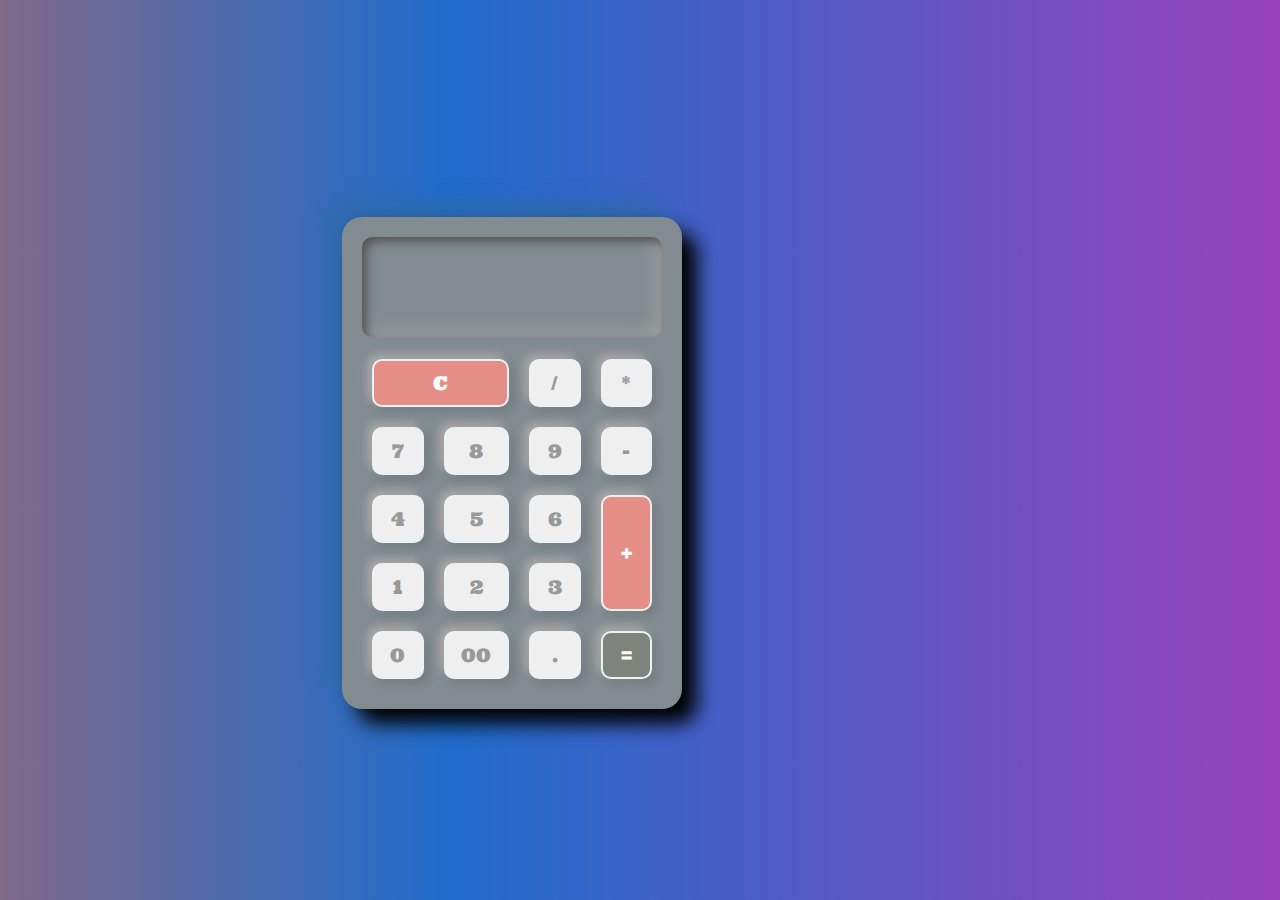
<file: Calculator/index.html>
<!DOCTYPE html>
<html>
  <head>
    <meta charset="utf-8" />
    <meta name="viewport" content="width=device-width" />
    <title>Calculator</title>
    <link href="style.css" rel="stylesheet" type="text/css" />
    <!-- <link href="utils.css" rel="stylesheet" type="text/css" /> -->
    <link rel="preconnect" href="https://fonts.gstatic.com" crossorigin />
    <link
      href="https://fonts.googleapis.com/css2?family=Lily+Script+One&family=Ultra&display=swap"
      rel="stylesheet"
    />
  </head>

  <body>
    <!--Main section-->
    <div class="calculator">
      <div class="buttons">
        <div id="value"></div>
        <button id="clear">C</button>
        <button>/</button>
        <button>*</button>
        <button>7</button>
        <button>8</button>
        <button>9</button>
        <button>-</button>
        <button>4</button>
        <button>5</button>
        <button>6</button>
        <button id="plus">+</button>
        <button>1</button>
        <button>2</button>
        <button>3</button>
        <button>0</button>
        <button>00</button>
        <button>.</button>
        <button id="equal">=</button>
      </div>
    </div>

    <script src="script.js"></script>
  </body>
</html>
</file>
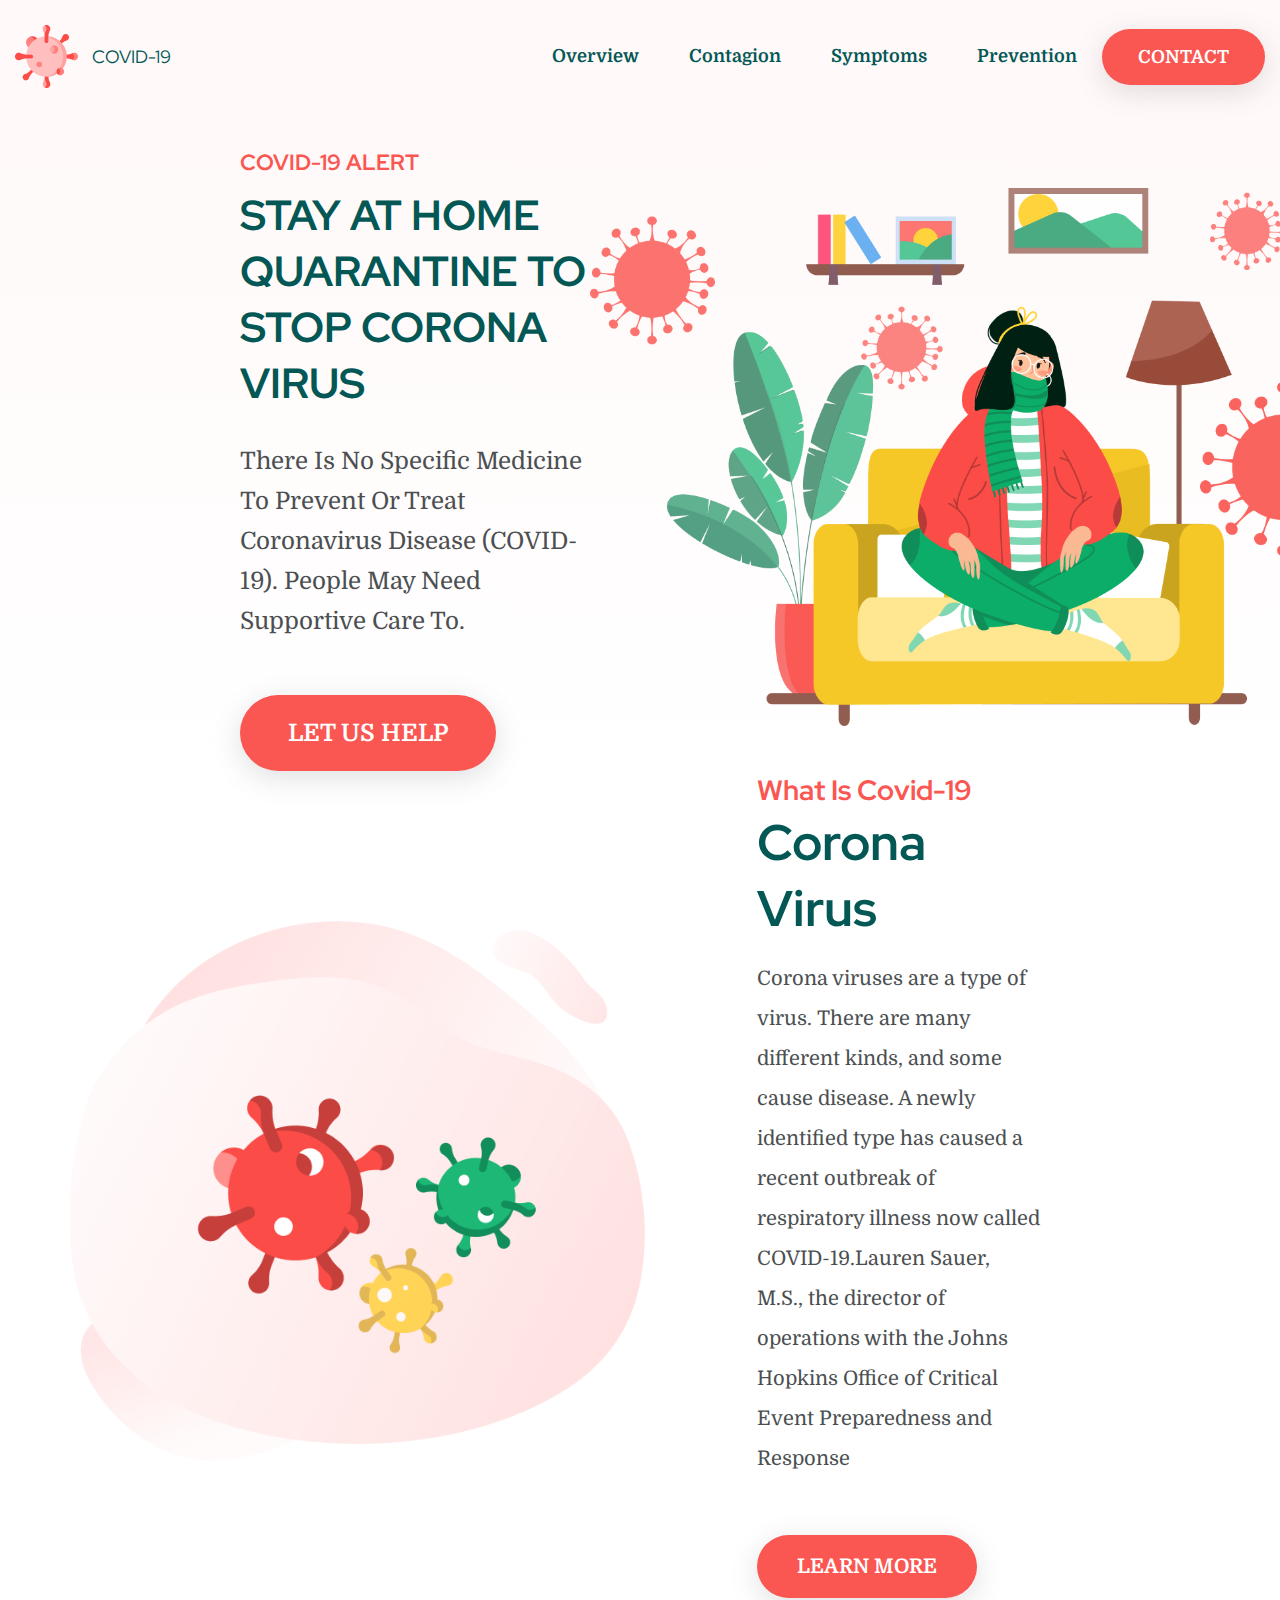
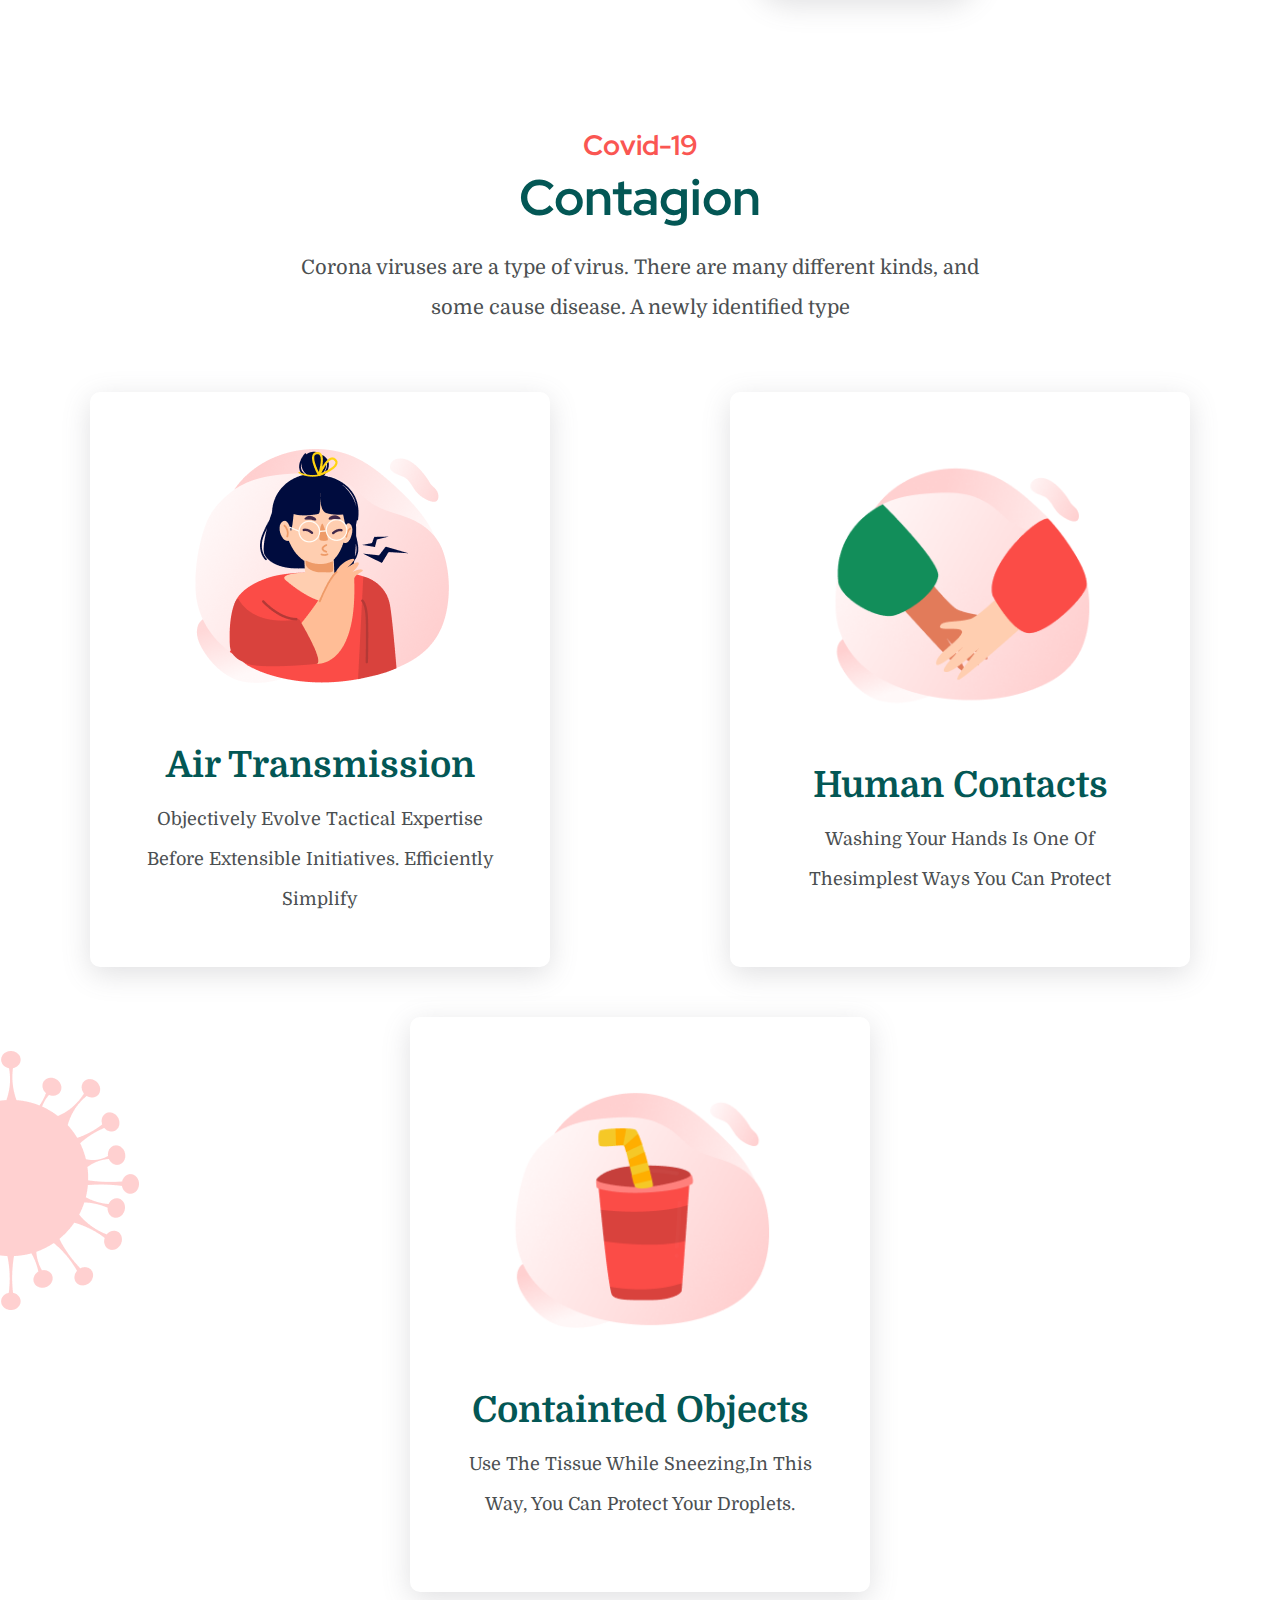
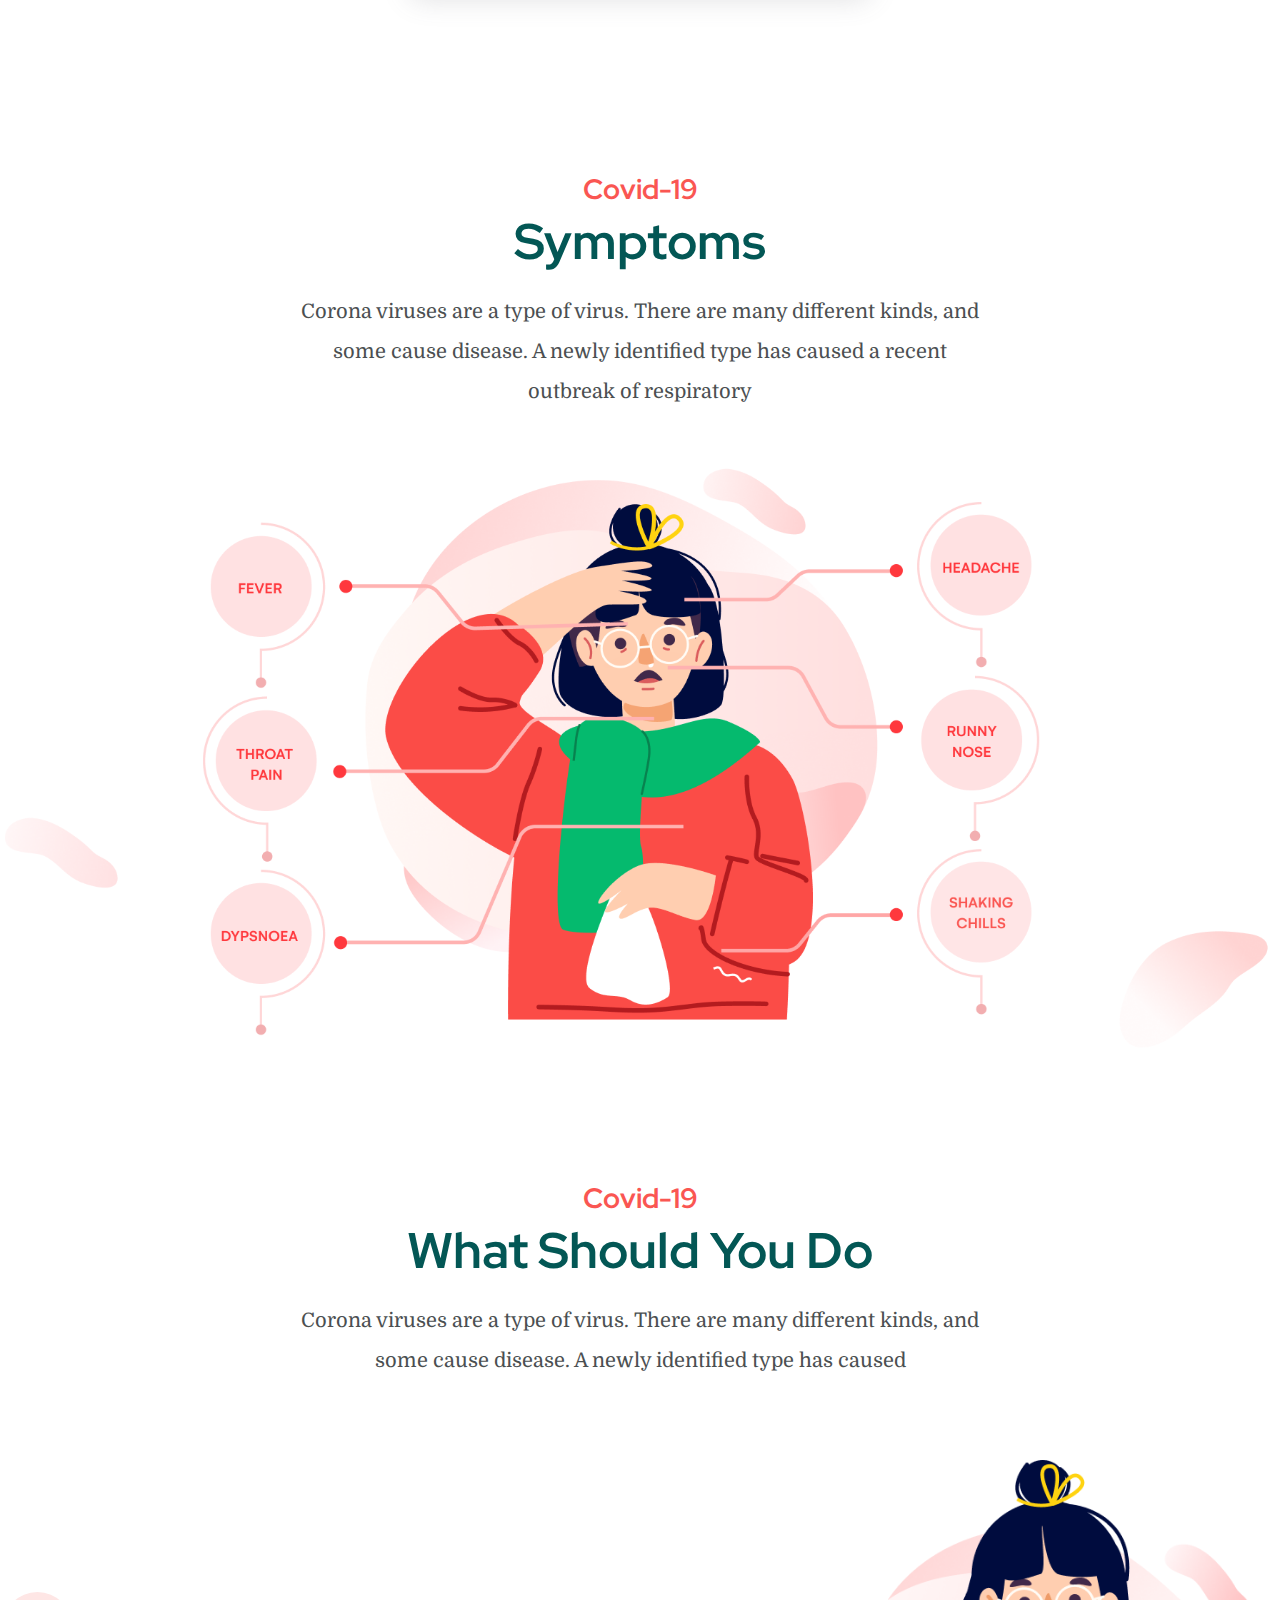
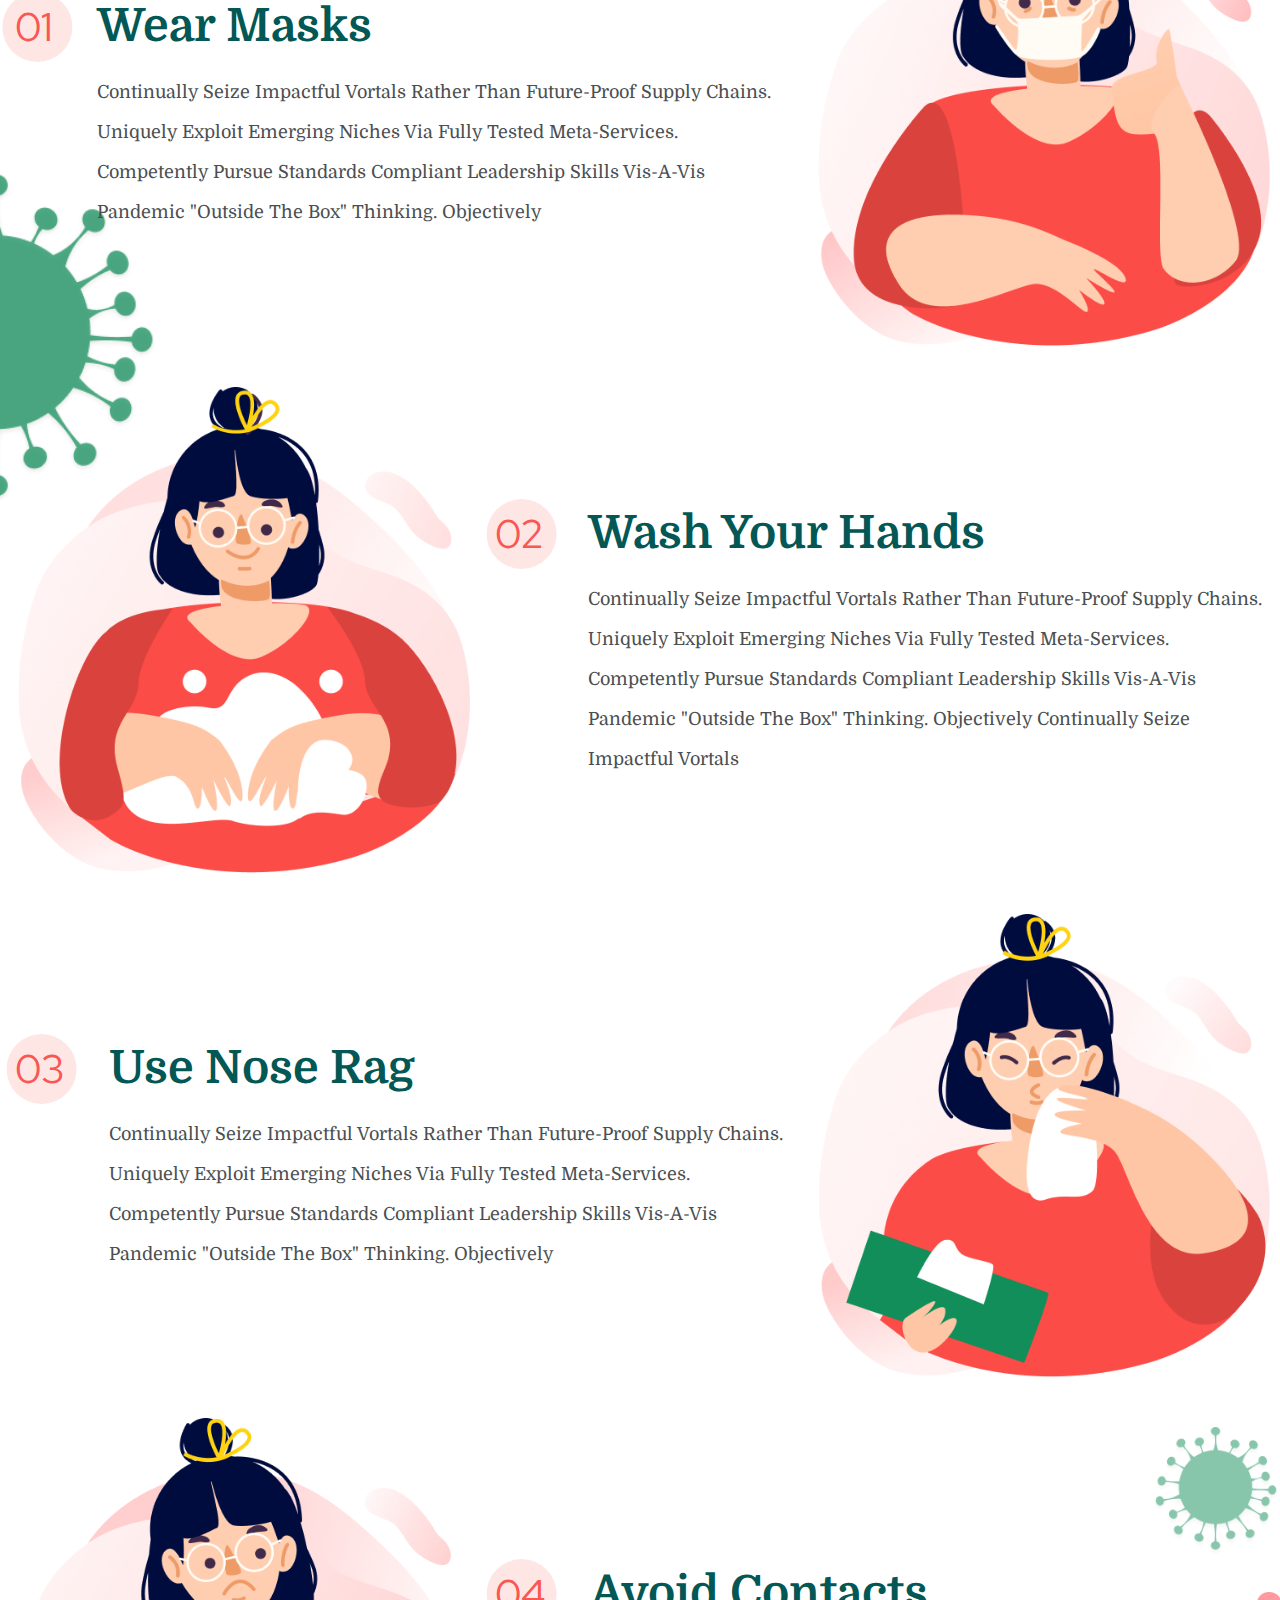
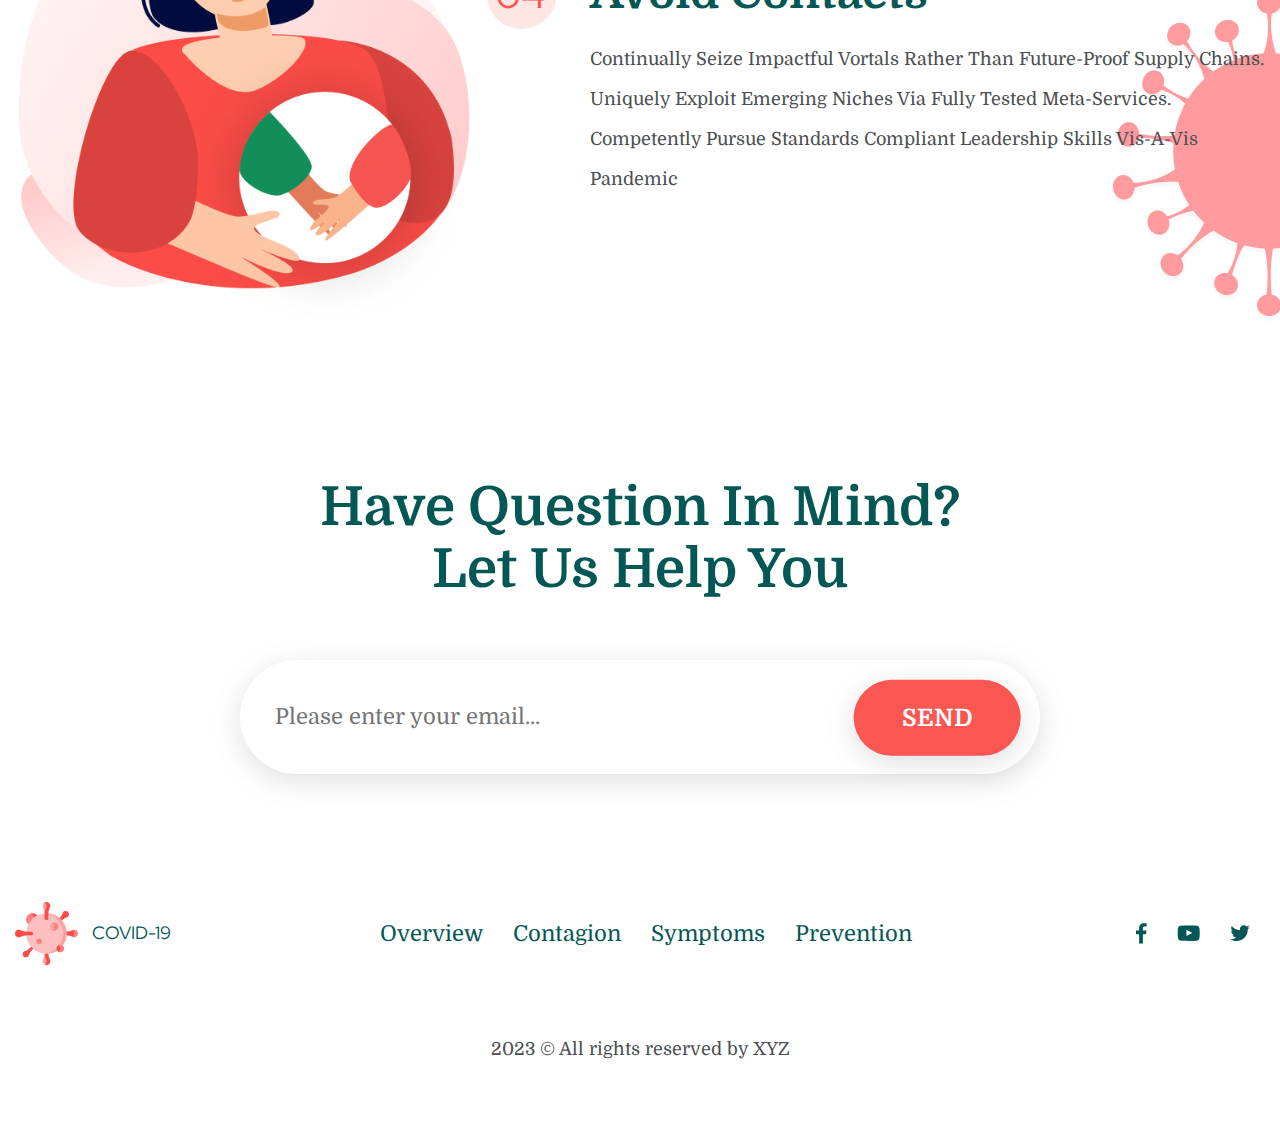
<file: Landing Page/index.html>
<html lang="en">
  <head>
    <meta charset="UTF-8" />
    <meta http-equiv="X-UA-Compatible" content="IE=edge" />
    <meta name="viewport" content="width=device-width, initial-scale=1.0" />
    <!-- Font -->
    <link rel="preconnect" href="https://fonts.googleapis.com" />
    <link rel="preconnect" href="https://fonts.gstatic.com" crossorigin />
    <link
      href="https://fonts.googleapis.com/css2?family=Domine:wght@400;700&family=Red+Hat+Display:wght@700&display=swap"
      rel="stylesheet"
    />
    <!-- Main Style -->
    <link rel="stylesheet" href="./css/main.css" />
    <title>Covid Landing Page</title>
  </head>
  <body>
    <!-- Overlay -->
    <section id="overlay"></section>
    <!-- Header -->
    <header class="container">
      <div class="wrapper">
        <nav class="navbar">
          <!-- logo -->
          <div class="navbar__logo">
            <img src="./img/logo.png" alt="logo" />
            <p>covid-19</p>
          </div>
          <!-- links -->
          <ul class="navbar__links">
            <li class="navbar__link"><a href="#banner">overview</a></li>
            <li class="navbar__link"><a href="#contagion">contagion</a></li>
            <li class="navbar__link"><a href="#symptoms">symptoms</a></li>
            <li class="navbar__link"><a href="#todo">prevention</a></li>
            <a href="#contact"><button class="navbar__btn">contact</button></a>
          </ul>
          <!-- icon -->
          <div class="navbar__ham">
            <div class="navbar__icon"></div>
          </div>
        </nav>
      </div>
    </header>
    <!-- Banner -->
    <section id="banner">
      <div class="container">
        <div class="banner__img">
          <img
            src="./img/banner.png"
            alt="girl sitting on couch illustration"
          />
        </div>
        <div class="banner__desc">
          <h4 class="banner__tag">covid-19 alert</h4>
          <h1 class="banner__title">
            stay at home quarantine to stop corona virus
          </h1>
          <p class="banner__detail">
            There is no specific medicine to prevent or treat coronavirus
            disease (COVID-19). People may need supportive care to.
          </p>
          <div class="banner__btn">
            <a href="#contact"><button>let us help</button></a>
          </div>
        </div>
      </div>
    </section>
    <!-- What Is -->
    <section id="whatis">
      <div class="container">
        <div class="whatis__img">
          <img src="./img/whatis-img.png" alt="virus illustration" />
        </div>
        <div class="whatis__desc">
          <h4 class="section__tag">what is covid-19</h4>
          <h3 class="section__title">corona virus</h3>
          <p class="section__detail">
            Corona viruses are a type of virus. There are many different kinds,
            and some cause disease. A newly identified type has caused a recent
            outbreak of respiratory illness now called COVID-19.Lauren Sauer,
            M.S., the director of operations with the Johns Hopkins Office of
            Critical Event Preparedness and Response
          </p>
          <div class="whatis__btn">
            <a href="#symptoms"><button>learn more</button></a>
          </div>
        </div>
      </div>
    </section>
    <!-- Contagion -->
    <section id="contagion" class="pt">
      <div class="container">
        <div class="wrapper">
          <div class="section__heading">
            <h4 class="section__tag">covid-19</h4>
            <h3 class="section__title">contagion</h3>
            <p class="section__detail">
              Corona viruses are a type of virus. There are many different
              kinds, and some cause disease. A newly identified type
            </p>
          </div>
          <div class="contagion__cards">
            <!-- card 1 -->
            <div class="contagion__card">
              <img src="./img/cont-1.png" alt="girl coughing illustration" />
              <h2>air transmission</h2>
              <p>
                Objectively evolve tactical expertise before extensible
                initiatives. Efficiently simplify
              </p>
            </div>
            <!-- card 2 -->
            <div class="contagion__card">
              <img src="./img/cont-2.png" alt="holding hands illustration" />
              <h2>human contacts</h2>
              <p>
                Washing your hands is one of thesimplest ways you can protect
              </p>
            </div>
            <!-- card 3 -->
            <div class="contagion__card">
              <img src="./img/cont-3.png" alt="cup illustration" />
              <h2>containted objects</h2>
              <p>
                Use the tissue while sneezing,In this way, you can protect your
                droplets.
              </p>
            </div>
          </div>
        </div>
      </div>
    </section>
    <!-- Symptoms -->
    <section id="symptoms" class="pt">
      <div class="container">
        <div class="wrapper">
          <div class="section__heading">
            <h4 class="section__tag">covid-19</h4>
            <h3 class="section__title">symptoms</h3>
            <p class="section__detail">
              Corona viruses are a type of virus. There are many different
              kinds, and some cause disease. A newly identified type has caused
              a recent outbreak of respiratory
            </p>
          </div>
          <div class="symptoms__img">
            <img src="./img/symp-img.png" alt="female character illustration" />
          </div>
        </div>
      </div>
    </section>
    <!-- Todo -->
    <section id="todo" class="pt">
      <div class="container">
        <div class="todo__dec-1">
          <img src="./img/todo-dec-l.png" alt="virus illustration" />
        </div>
        <div class="todo__dec-2">
          <img src="./img/todo-dec-rs.png" alt="virus illustration" />
        </div>
        <div class="todo__dec-3">
          <img src="./img/todo-dec-rb.png" alt="virus illustration" />
        </div>
        <div class="wrapper">
          <div class="section__heading">
            <h4 class="section__tag">covid-19</h4>
            <h3 class="section__title">what should you do</h3>
            <p class="section__detail">
              Corona viruses are a type of virus. There are many different
              kinds, and some cause disease. A newly identified type has caused
            </p>
          </div>
          <div class="todo__steps">
            <!-- step 1 -->
            <div class="todo__step">
              <div class="todo__step-desc center">
                <span
                  >01
                  <div class="ml">
                    <h5>wear masks</h5>
                    <p>
                      Continually seize impactful vortals rather than
                      future-proof supply chains. Uniquely exploit emerging
                      niches via fully tested meta-services. Competently pursue
                      standards compliant leadership skills vis-a-vis pandemic
                      "outside the box" thinking. Objectively
                    </p>
                  </div>
                </span>
              </div>
              <div class="todo__step-img">
                <img
                  src="./img/todo-img-1.png"
                  alt="female character illustration"
                />
              </div>
            </div>
            <!-- step 2 -->
            <div class="todo__step">
              <div class="todo__step-desc">
                <span
                  >02
                  <div class="ml">
                    <h5>wash your hands</h5>
                    <p>
                      Continually seize impactful vortals rather than
                      future-proof supply chains. Uniquely exploit emerging
                      niches via fully tested meta-services. Competently pursue
                      standards compliant leadership skills vis-a-vis pandemic
                      "outside the box" thinking. Objectively Continually seize
                      impactful vortals
                    </p>
                  </div>
                </span>
              </div>
              <div class="todo__step-img">
                <img
                  src="./img/todo-img-2.png"
                  alt="female character illustration"
                />
              </div>
            </div>
            <!-- step 3 -->
            <div class="todo__step">
              <div class="todo__step-desc">
                <span
                  >03
                  <div class="ml">
                    <h5>use nose rag</h5>
                    <p>
                      Continually seize impactful vortals rather than
                      future-proof supply chains. Uniquely exploit emerging
                      niches via fully tested meta-services. Competently pursue
                      standards compliant leadership skills vis-a-vis pandemic
                      "outside the box" thinking. Objectively
                    </p>
                  </div></span
                >
              </div>
              <div class="todo__step-img">
                <img
                  src="./img/todo-img-3.png"
                  alt="female character illustration"
                />
              </div>
            </div>
            <!-- step 4 -->
            <div class="todo__step">
              <div class="todo__step-desc">
                <span
                  >04
                  <div class="ml">
                    <h5>avoid contacts</h5>
                    <p>
                      Continually seize impactful vortals rather than
                      future-proof supply chains. Uniquely exploit emerging
                      niches via fully tested meta-services. Competently pursue
                      standards compliant leadership skills vis-a-vis pandemic
                    </p>
                  </div></span
                >
              </div>
              <div class="todo__step-img">
                <img
                  src="./img/todo-img-4.png"
                  alt="female character illustration"
                />
              </div>
            </div>
          </div>
        </div>
      </div>
    </section>
    <!-- Contact -->
    <section id="contact" class="pt">
      <div class="container">
        <div class="wrapper">
          <div class="contact__title">
            <h1>Have Question in mind? Let us help you</h1>
          </div>
          <form class="contact__form">
            <input type="text" placeholder="Please enter your email..." />
            <button>send</button>
          </form>
        </div>
      </div>
    </section>
    <!-- Footer -->
    <footer class="pt">
      <div class="container">
        <div class="wrapper">
          <div class="footer__top">
            <!-- logo -->
            <div class="navbar__logo">
              <img src="./img/logo.png" alt="logo" />
              <p>covid-19</p>
            </div>
            <!-- links -->
            <ul class="footer__links">
              <li class="footer__link"><a href="#banner">overview</a></li>
              <li class="footer__link"><a href="#contagion">contagion</a></li>
              <li class="footer__link"><a href="#symptoms">symptoms</a></li>
              <li class="footer__link"><a href="#todo">prevention</a></li>
            </ul>
            <!-- socials -->
            <div class="footer__socials">
              <!-- fb -->
              <a href="#">
                <svg
                  width="11"
                  height="21"
                  viewBox="0 0 11 21"
                  xmlns="http://www.w3.org/2000/svg"
                >
                  <g fill="currentColor">
                    <path
                      d="M10.6162 0.290178V3.53125H8.68876C7.98489 3.53125 7.51018 3.67857 7.26465 3.97321C7.01911 4.26786 6.89634 4.70982 6.89634 5.29911V7.61942H10.4934L10.0146 11.2533H6.89634V20.5714H3.13965V11.2533H0.00906814V7.61942H3.13965V4.94308C3.13965 3.42076 3.56524 2.24219 4.41643 1.40737C5.26762 0.564359 6.40118 0.142856 7.8171 0.142856C9.02023 0.142856 9.95326 0.191963 10.6162 0.290178Z"
                    />
                  </g>
                </svg>
              </a>
              <!-- yt -->
              <a href="#">
                <svg
                  width="23"
                  height="16"
                  viewBox="0 0 23 16"
                  xmlns="http://www.w3.org/2000/svg"
                >
                  <g fill="currentColor">
                    <path
                      d="M9.42386 10.9911L15.3658 7.92187L9.42386 4.81585V10.9911ZM11.6951 0.408482C13.0701 0.408482 14.396 0.428943 15.6727 0.469865C16.9577 0.502603 17.8989 0.539434 18.4964 0.580357L19.3926 0.629464C19.4008 0.629464 19.4704 0.637648 19.6013 0.654017C19.7323 0.662202 19.8264 0.674479 19.8837 0.690847C19.941 0.699032 20.0351 0.715401 20.1661 0.739954C20.3052 0.764508 20.4239 0.797246 20.5221 0.838169C20.6203 0.879092 20.7349 0.932291 20.8658 0.997767C20.9968 1.06324 21.1236 1.14509 21.2464 1.2433C21.3692 1.33333 21.4879 1.43973 21.6024 1.5625C21.6515 1.61161 21.7129 1.68936 21.7866 1.79576C21.8684 1.89397 21.9871 2.13132 22.1426 2.50781C22.3063 2.8843 22.4168 3.29762 22.4741 3.74777C22.5396 4.27158 22.5887 4.83222 22.6214 5.42969C22.6623 6.01897 22.6869 6.4814 22.6951 6.81696V7.30804V8.97768C22.7033 10.1644 22.6296 11.3512 22.4741 12.5379C22.4168 12.9881 22.3145 13.3973 22.1672 13.7656C22.0198 14.1257 21.8889 14.3754 21.7743 14.5145L21.6024 14.7232C21.4879 14.846 21.3692 14.9565 21.2464 15.0547C21.1236 15.1447 20.9968 15.2225 20.8658 15.2879C20.7349 15.3452 20.6203 15.3943 20.5221 15.4353C20.4239 15.4762 20.3052 15.5089 20.1661 15.5335C20.0351 15.558 19.9369 15.5785 19.8714 15.5949C19.8141 15.6031 19.72 15.6153 19.589 15.6317C19.4663 15.6399 19.4008 15.644 19.3926 15.644C17.3383 15.7995 14.7724 15.8772 11.6951 15.8772C10.0009 15.8609 8.52766 15.8363 7.27543 15.8036C6.03138 15.7626 5.21293 15.7299 4.82007 15.7054L4.21851 15.6562L3.77654 15.6071C3.4819 15.5662 3.25682 15.5253 3.10132 15.4844C2.954 15.4435 2.74529 15.3575 2.4752 15.2266C2.2133 15.0956 1.98413 14.9278 1.7877 14.7232C1.7386 14.6741 1.67312 14.6004 1.59127 14.5022C1.51761 14.3958 1.39894 14.1544 1.23525 13.7779C1.07974 13.4014 0.973342 12.9881 0.916051 12.5379C0.850574 12.0141 0.797375 11.4576 0.756452 10.8683C0.723714 10.2708 0.703253 9.80432 0.695068 9.46875V8.97768V7.30804C0.686884 6.12128 0.760545 4.93452 0.916051 3.74777C0.973342 3.29762 1.07565 2.89248 1.22297 2.53237C1.37029 2.16406 1.50124 1.91034 1.61583 1.7712L1.7877 1.5625C1.90229 1.43973 2.02096 1.33333 2.14373 1.2433C2.2665 1.14509 2.39336 1.06324 2.52431 0.997767C2.65526 0.932291 2.76985 0.879092 2.86806 0.838169C2.96627 0.797246 3.08086 0.764508 3.21181 0.739954C3.35095 0.715401 3.44916 0.699032 3.50645 0.690847C3.56374 0.674479 3.65787 0.662202 3.78882 0.654017C3.91977 0.637648 3.98934 0.629464 3.99752 0.629464C6.05184 0.482143 8.61769 0.408482 11.6951 0.408482Z"
                    />
                  </g>
                </svg>
              </a>
              <!-- twitter -->
              <a href="#">
                <svg
                  width="20"
                  height="16"
                  viewBox="0 0 20 16"
                  xmlns="http://www.w3.org/2000/svg"
                >
                  <g fill="currentColor">
                    <path
                      d="M19.7348 2.15178C19.1865 2.95387 18.5235 3.63728 17.746 4.20201C17.7542 4.31659 17.7583 4.48847 17.7583 4.71763C17.7583 5.78162 17.6028 6.84561 17.2917 7.9096C16.9807 8.9654 16.506 9.98028 15.8676 10.9542C15.2374 11.9282 14.4845 12.7917 13.6087 13.5446C12.733 14.2894 11.6772 14.8869 10.4413 15.3371C9.20544 15.779 7.88364 16 6.4759 16C4.25789 16 2.22813 15.4066 0.386614 14.2199C0.673073 14.2526 0.992269 14.269 1.3442 14.269C3.18572 14.269 4.82672 13.7042 6.26719 12.5748C5.40782 12.5584 4.63847 12.2965 3.95916 11.7891C3.27984 11.2734 2.81333 10.6187 2.55961 9.82478C2.82969 9.8657 3.07932 9.88616 3.30849 9.88616C3.66042 9.88616 4.00827 9.84115 4.35202 9.75112C3.43535 9.56287 2.67419 9.10863 2.06853 8.38839C1.47106 7.65997 1.17233 6.81696 1.17233 5.85937V5.81027C1.72888 6.12128 2.32635 6.28906 2.96474 6.31362C2.42456 5.9535 1.99487 5.48289 1.67568 4.90178C1.35648 4.32068 1.19688 3.69048 1.19688 3.01116C1.19688 2.29092 1.37694 1.62388 1.73706 1.01004C2.72739 2.22954 3.93051 3.20759 5.34644 3.9442C6.77054 4.67262 8.29286 5.07775 9.9134 5.1596C9.84792 4.84859 9.81519 4.54576 9.81519 4.25112C9.81519 3.15439 10.1999 2.22135 10.9692 1.45201C11.7467 0.674479 12.6839 0.285714 13.7806 0.285714C14.9264 0.285714 15.8922 0.703125 16.6779 1.53795C17.57 1.36607 18.4089 1.04687 19.1947 0.580357C18.8918 1.52158 18.3107 2.25 17.4513 2.76562C18.2125 2.68378 18.9737 2.47917 19.7348 2.15178Z"
                    />
                  </g>
                </svg>
              </a>
            </div>
          </div>
          <div class="footer__bottom">
            <p>2023 &copy; All rights reserved by XYZ</p>
          </div>
        </div>
      </div>
    </footer>
    <script src="./js/main.js"></script>
  </body>
</html>
</file>
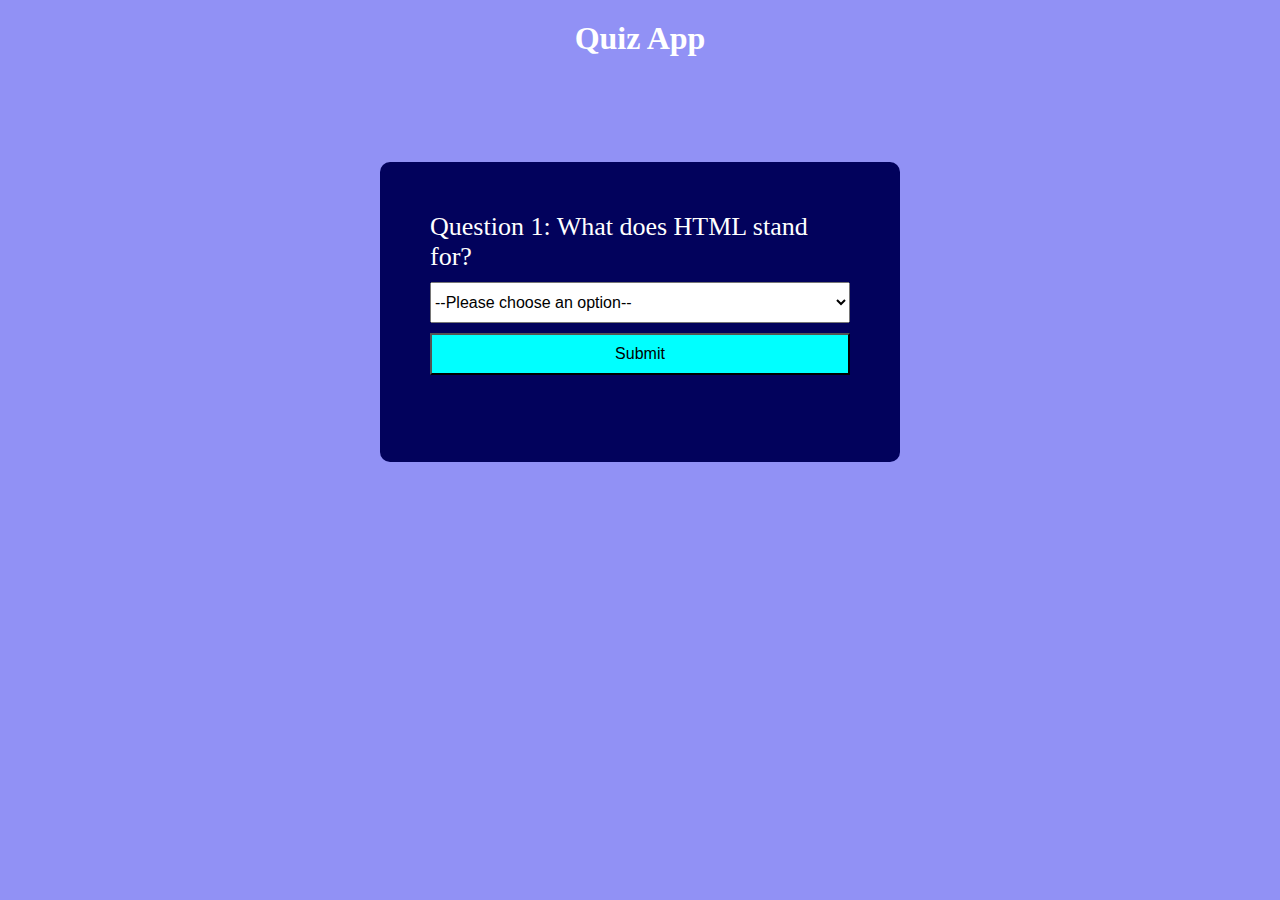
<file: QuizApp/index.html>
<!DOCTYPE html>
<html lang="en">
  <head>
    <meta charset="UTF-8" />
    <meta name="viewport" content="width=device-width, initial-scale=1.0" />
    <title>Quiz App</title>
    <!-- Adding CSS -->
    <link rel="stylesheet" href="./style.css" />
  </head>
  <body>
    <div class="quiz-main-container">
      <h1 class="quiz-heading">Quiz App</h1>
      <div class="quiz-container">
        <div class="box">
          <div id="question"></div>
          <select id="options">
            <option value="">--Please choose an option--</option>
          </select>
          <button id="submit-btn">Submit</button>
          <div id="feedback"></div>
        </div>
      </div>

      <div class="leaderboard-container" id="leaderboard-container">
        <div class="quiz-container">
          <h2>Leaderboard</h2>
          <table id="leaderboard">
            <!-- It takes all by JS  -->
          </table>
          <div id="result"></div>
        </div>
      </div>
    </div>

    <!-- Adding JS -->

    <script src="./script.js"></script>
  </body>
</html>
</file>
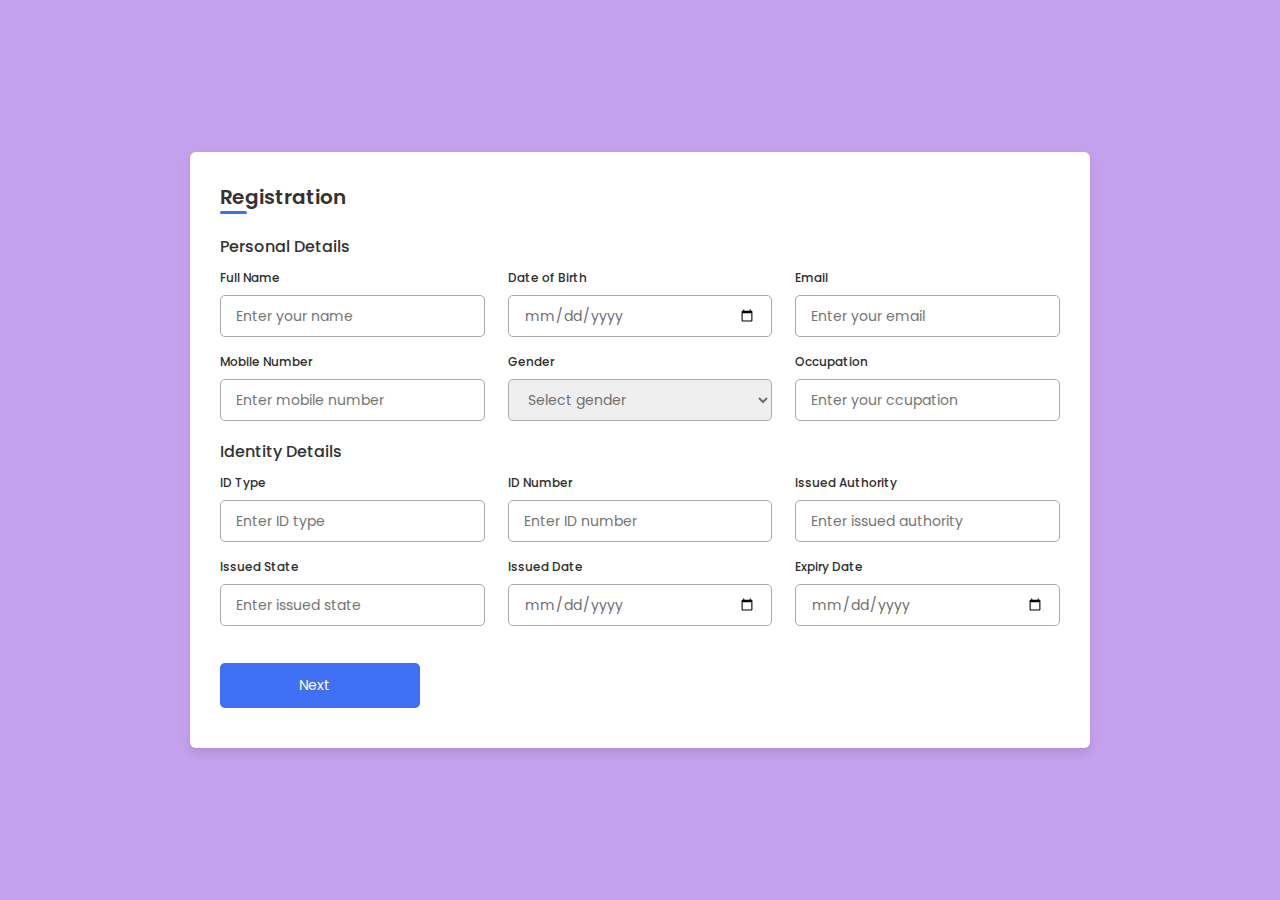
<file: Responsive Form/index.html>
<!DOCTYPE html>
<!-- Coding By CodingNepal - codingnepalweb.com -->
<html lang="en">
  <head>
    <meta charset="UTF-8" />
    <meta http-equiv="X-UA-Compatible" content="IE=edge" />
    <meta name="viewport" content="width=device-width, initial-scale=1.0" />
    <link
      href="https://cdn.jsdelivr.net/npm/bootstrap@5.3.0-alpha3/dist/css/bootstrap.min.css"
      rel="stylesheet"
      integrity="sha384-KK94CHFLLe+nY2dmCWGMq91rCGa5gtU4mk92HdvYe+M/SXH301p5ILy+dN9+nJOZ"
      crossorigin="anonymous"
    />
    <script
      src="https://cdn.jsdelivr.net/npm/bootstrap@5.3.0-alpha3/dist/js/bootstrap.bundle.min.js"
      integrity="sha384-ENjdO4Dr2bkBIFxQpeoTz1HIcje39Wm4jDKdf19U8gI4ddQ3GYNS7NTKfAdVQSZe"
      crossorigin="anonymous"
    ></script>
    <!----======== CSS ======== -->
    <link rel="stylesheet" href="style.css" />

    <!----===== Iconscout CSS ===== -->
    <link
      rel="stylesheet"
      href="https://unicons.iconscout.com/release/v4.0.0/css/line.css"
    />

    <title>Responsive Regisration Form</title>
  </head>
  <body>
    <div class="container">
      <header>Registration</header>

      <form action="#">
        <div class="form first">
          <div class="details personal">
            <span class="title">Personal Details</span>

            <div class="fields">
              <div class="input-field">
                <label>Full Name</label>
                <input type="text" placeholder="Enter your name" required />
              </div>

              <div class="input-field">
                <label>Date of Birth</label>
                <input type="date" placeholder="Enter birth date" required />
              </div>

              <div class="input-field">
                <label>Email</label>
                <input type="text" placeholder="Enter your email" required />
              </div>

              <div class="input-field">
                <label>Mobile Number</label>
                <input
                  type="number"
                  placeholder="Enter mobile number"
                  required
                />
              </div>

              <div class="input-field">
                <label>Gender</label>
                <select required>
                  <option disabled selected>Select gender</option>
                  <option>Male</option>
                  <option>Female</option>
                  <option>Others</option>
                </select>
              </div>

              <div class="input-field">
                <label>Occupation</label>
                <input
                  type="text"
                  placeholder="Enter your ccupation"
                  required
                />
              </div>
            </div>
          </div>

          <div class="details ID">
            <span class="title">Identity Details</span>

            <div class="fields">
              <div class="input-field">
                <label>ID Type</label>
                <input type="text" placeholder="Enter ID type" required />
              </div>

              <div class="input-field">
                <label>ID Number</label>
                <input type="number" placeholder="Enter ID number" required />
              </div>

              <div class="input-field">
                <label>Issued Authority</label>
                <input
                  type="text"
                  placeholder="Enter issued authority"
                  required
                />
              </div>

              <div class="input-field">
                <label>Issued State</label>
                <input type="text" placeholder="Enter issued state" required />
              </div>

              <div class="input-field">
                <label>Issued Date</label>
                <input
                  type="date"
                  placeholder="Enter your issued date"
                  required
                />
              </div>

              <div class="input-field">
                <label>Expiry Date</label>
                <input type="date" placeholder="Enter expiry date" required />
              </div>
            </div>

            <button class="nextBtn">
              <span class="btnText">Next</span>
              <i class="uil uil-navigator"></i>
            </button>
          </div>
        </div>

        <div class="form second">
          <div class="details address">
            <span class="title">Address Details</span>

            <div class="fields">
              <div class="input-field">
                <label>Address Type</label>
                <input
                  type="text"
                  placeholder="Permanent or Temporary"
                  required
                />
              </div>

              <div class="input-field">
                <label>Nationality</label>
                <input type="text" placeholder="Enter nationality" required />
              </div>

              <div class="input-field">
                <label>State</label>
                <input type="text" placeholder="Enter your state" required />
              </div>

              <div class="input-field">
                <label>District</label>
                <input type="text" placeholder="Enter your district" required />
              </div>

              <div class="input-field">
                <label>Block Number</label>
                <input
                  type="number"
                  placeholder="Enter block number"
                  required
                />
              </div>

              <div class="input-field">
                <label>Ward Number</label>
                <input type="number" placeholder="Enter ward number" required />
              </div>
            </div>
          </div>

          <div class="details family">
            <span class="title">Family Details</span>

            <div class="fields">
              <div class="input-field">
                <label>Father Name</label>
                <input type="text" placeholder="Enter father name" required />
              </div>

              <div class="input-field">
                <label>Mother Name</label>
                <input type="text" placeholder="Enter mother name" required />
              </div>

              <div class="input-field">
                <label>Grandfather</label>
                <input
                  type="text"
                  placeholder="Enter grandfther name"
                  required
                />
              </div>

              <div class="input-field">
                <label>Spouse Name</label>
                <input type="text" placeholder="Enter spouse name" required />
              </div>

              <div class="input-field">
                <label>Father in Law</label>
                <input type="text" placeholder="Father in law name" required />
              </div>

              <div class="input-field">
                <label>Mother in Law</label>
                <input type="text" placeholder="Mother in law name" required />
              </div>
            </div>

            <div class="buttons">
              <div class="backBtn">
                <i class="uil uil-navigator"></i>
                <span class="btnText">Back</span>
              </div>

              <button class="sumbit">
                <span class="btnText">Submit</span>
                <i class="uil uil-navigator"></i>
              </button>
            </div>
          </div>
        </div>
      </form>
    </div>

    <script src="script.js"></script>
  </body>
</html>
</file>
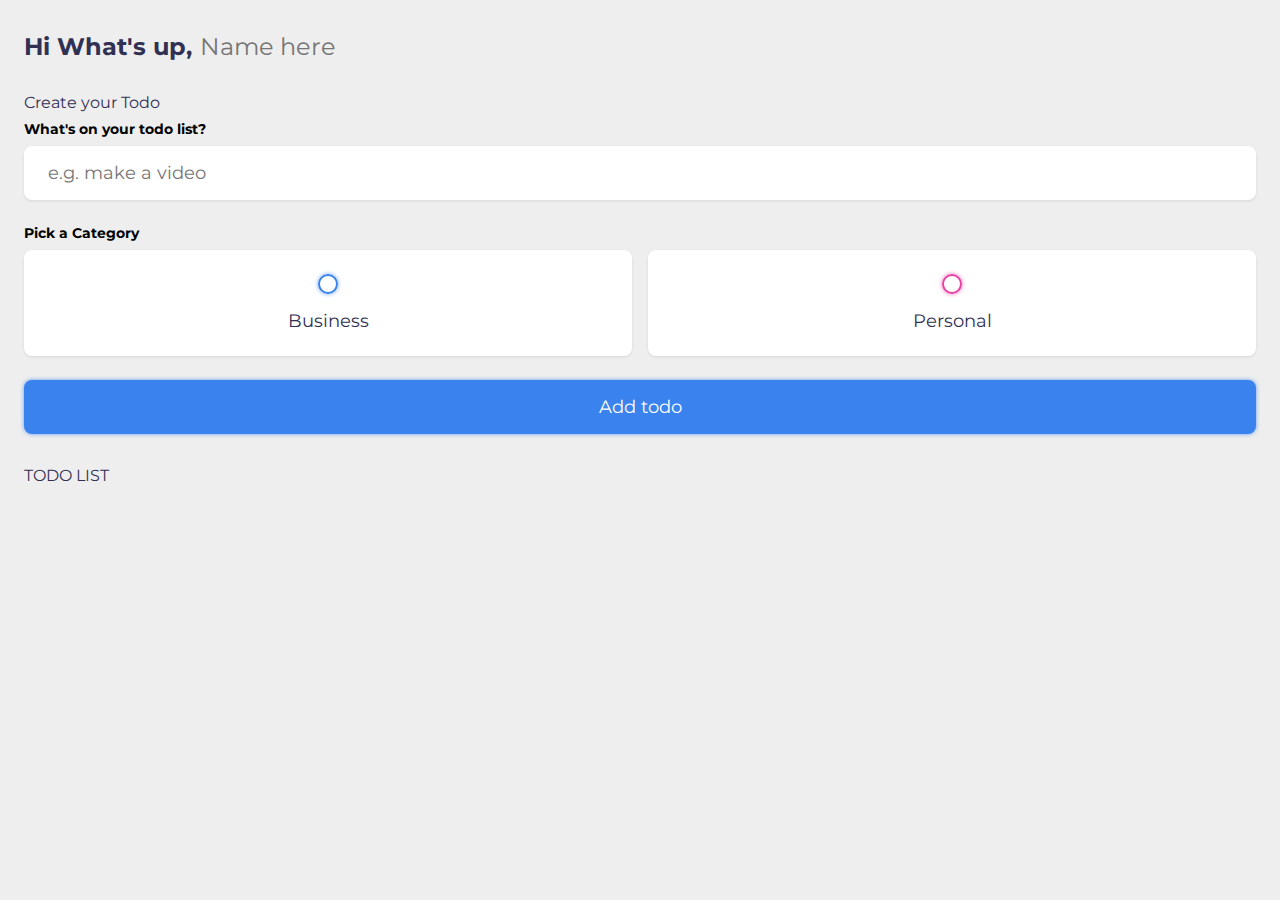
<file: To-Do List/index.html>
<!DOCTYPE html>
<html lang="en">
  <head>
    <meta charset="UTF-8" />
    <meta http-equiv="X-UA-Compatible" content="IE=edge" />
    <meta name="viewport" content="width=device-width, initial-scale=1.0" />
    <title>To-Do List</title>

    <link rel="preconnect" href="https://fonts.googleapis.com" />
    <link rel="preconnect" href="https://fonts.gstatic.com" crossorigin />
    <link
      href="https://fonts.googleapis.com/css2?family=Montserrat:ital@0;1&family=Poppins:wght@300;400;500;600&display=swap"
      rel="stylesheet"
    />

    <link rel="stylesheet" href="main.css" />
  </head>
  <body>
    <main class="app">
      <section class="greeting">
        <h2 class="title">
          Hi What's up, <input type="text" id="name" placeholder="Name here" />
        </h2>
      </section>
      <section class="create-todo">
        <h3>Create your Todo</h3>

        <form id="new-todo-form">
          <h4>What's on your todo list?</h4>
          <input
            type="text"
            name="content"
            id="content"
            placeholder="e.g. make a video"
          />

          <h4>Pick a Category</h4>
          <div class="options">
            <label>
              <input
                type="radio"
                name="category"
                id="category1"
                value="business"
              />
              <span class="bubble business"></span>
              <div>Business</div>
            </label>

            <label>
              <input
                type="radio"
                name="category"
                id="category2"
                value="personal"
              />
              <span class="bubble personal"></span>
              <div>Personal</div>
            </label>
          </div>

          <input type="submit" value="Add todo" />
        </form>
      </section>

      <section class="todo-list">
        <h3>TODO LIST</h3>
        <div class="list" id="todo-list">
          <!-- <div class="todo-item done">
            <label>
              <input type="checkbox" />
              <span class="bubble business"></span>
            </label>

            <div class="todo-content">
              <input type="text" value="Make a Video" readonly />
            </div>

            <div class="actions">
              <button class="edit">Edit</button>
              <button class="delete">Delete</button>
            </div>
          </div>

          <div class="todo-item">
            <label>
              <input type="checkbox" />
              <span class="bubble personal"></span>
            </label>

            <div class="todo-content">
              <input type="text" value="Get milk" readonly />
            </div>

            <div class="actions">
              <button class="edit">Edit</button>
              <button class="delete">Delete</button>
            </div>
          </div> -->
        </div>
      </section>
    </main>
    <script src="main.js"></script>
  </body>
</html>
</file>
<file: Calculator/style.css>
* {
  margin: 0;
  padding: 0;
  box-sizing: border-box;
}
/* designing the body  */
body {
  display: flex;
  justify-content: center;
  align-items: center;
  min-height: 100vh;
  background: linear-gradient(90deg, #80698a 0%, #1f6ccc 35%, #9842ba 100%);
}

/* designing the calculator */
.calculator {
  margin-top: 2%;
  margin-right: 20%;
  background-color: #818b90;
  position: relative;
  width: 340px;
  padding: 20px;
  border-radius: 20px;
  box-shadow: 15px 15px 20px #000000, -15px -15px 20px #2d69a3bb;
}

/* designing the calculator buttons */
.calculator .buttons {
  position: relative;
  display: grid;
  font-family: "Ultra", serif;
}

/* designing the buttons value */
.calculator .buttons #value {
  max-width: 300px;
  font-family: "Ultra", serif;
  position: relative;
  grid-column: span 4;
  user-select: none;
  overflow: hidden;
  width: 100%;
  text-align: end;
  color: #130d31;
  height: 100px;
  line-height: 100px;
  box-shadow: inset 5px 5px 10px #565555, inset -5px -5px 20px #9f9f9f;
  border-radius: 10px;
  margin-bottom: 12px;
  padding: 0 20px;
  font-size: 2em;
  font-weight: 500;
}
.calculator .buttons button {
  display: flex;
  justify-content: center;
  align-items: center;
  position: relative;
  max-width: 300px;
  padding: 10px;
  box-shadow: 5px 5px 10px #0000001a, -5px -5px 20px #f7f7f7;
  margin: 10px;
  user-select: none;
  min-width: 40px;
  font-family: "Ultra", serif;
  font-size: 1.2em;
  color: #0c0c0c66;
  border: 2px solid #edf1f4;
  box-shadow: 5px 5px 10px #0000001a, -5px -5px 10px #aaa7a7;
  border-radius: 10px;
  cursor: pointer;
}

.calculator .buttons button:active {
  box-shadow: inset 5px 5px 10px #0000001a, inset -5px -5px 10px #fff;
  color: #ff0000;
}
.calculator .buttons button#clear {
  grid-column: span 2;
  background-color: #e48e87;
  color: #fff;
  border: 2px solid #edf1f4;
}
.calculator .buttons button#plus {
  grid-row: span 2;
  background-color: #e48e87;
  color: #fff;
  border: 2px solid #edf1f4;
}
.calculator .buttons button#equal {
  grid-row: span 1;
  background-color: #7f837e;
  color: #fff;
  border: 2px solid #edf1f4;
}
.calculator .buttons button#clear:active,
.calculator .buttons button#plus:active,
.calculator .buttons button#equal:active {
  box-shadow: 5px 5px 10px #e0d6d61a, -5px -5px 10px #fff,
    inset 5px 5px 10px #0000001a;
}

/* CSS for responsive */
@media only screen and (max-width: 600px) {
  .calc {
    font-size: 10px;
    color: #f3a60b;
  }

  /* designing the calculator */
  .calculator {
    background-color: #d7bfbf;
    width: 240px;
    padding: 10px;
    border-radius: 10px;
    box-shadow: 10px 10px 15px #000000, -10px -10px 15px #a90d87bb;
  }
  .calculator .buttons #value {
    font-weight: 200;
    height: 100px;
    line-height: 80px;
    box-shadow: inset 5px 5px 10px #000000, inset -5px -5px 20px #ffffff;
    border-radius: 10px;
    margin-bottom: 12px;
    padding: 0 20px;
    font-size: 1em;
  }
  .calculator .buttons button {
    margin: 7px;
    padding: 7px;
    font-family: "Ultra", serif;
    font-size: 1em;
    border-radius: 8px;
    cursor: pointer;
  }
  .calculator .buttons button#clear:active,
  .calculator .buttons button#plus:active,
  .calculator .buttons button#equal:active {
    box-shadow: 3px 3px 7px #0000001a, -3px -3px 7px #fff,
      inset 3px 3px 7px #0000001a;
  }
}
</file>
<file: Landing Page/css/main.css>
/* Global ========== */

*,
*:before,
*:after {
  margin: 0;
  padding: 0;
  box-sizing: border-box;
}

html {
  scroll-behavior: smooth;
}

img {
  max-width: 100%;
  width: 100%;
}

.container {
  max-width: 1920px;
  width: 100%;
  margin: 0 auto;
}

.wrapper {
  max-width: 1440px;
  width: 100%;
  margin: 0 auto;
}

button {
  font-family: "Domine", serif;
  font-weight: bold;
  text-transform: uppercase;
  color: #fff;
  background-color: var(--orange);
  padding: 1em 2em;
  border: none;
  border-radius: 100px;
  cursor: pointer;
  box-shadow: var(--shadow);
  transition: var(--smooth);
}

button:hover {
  color: var(--light-pink);
  background-color: var(--sky-blue);
}

p {
  line-height: 40px;
}

.pt {
  padding-top: 10%;
}

.section__heading {
  text-align: center;
  padding: 0 15px;
}

.section__tag {
  font-size: 1.75rem;
  font-family: "Red Hat Display", serif;
  text-transform: capitalize;
  color: var(--orange);
}

.section__title {
  font-size: 3.125rem;
  font-family: "Red Hat Display", serif;
  text-transform: capitalize;
  color: var(--green);
  margin-bottom: 18px;
}

.section__detail {
  font-size: 1.25rem;
  font-family: "Domine";
  color: var(--gray);
  max-width: 700px;
  margin: 0 auto;
}
:root {
  --orange: #fa5652;
  --green: #035755;
  --gray: #4b4f51;
  --pink: #fee6e5;
  --light-pink: #fff9f9;
  --sky-blue: #1e87f7;
  --black: #000
  --smooth: all 0.3s ease-in;
  --shadow: 0 7px 29px 0 rgba(100, 100, 111, 0.2);
}

/* Header ========== */
header {
  background-color: var(--light-pink);
}

.navbar {
  display: flex;
  justify-content: space-between;
  align-items: center;
  padding: 25px 15px 55px 15px;
  background-color: var(--light-pink);
}

/* logo */
.navbar__logo {
  display: flex;
  align-items: center;
}

.navbar__logo img {
  width: 63px;
}

.navbar__logo p {
  font-family: "Red Hat Display", serif;
  font-size: 1.125rem;
  text-transform: uppercase;
  color: var(--green);
  margin-left: 14px;
}

/* menu */
.navbar__links {
  position: fixed;
  top: 0;
  left: 0;
  width: 60%;
  height: 100%;
  transform: translateX(-100%);
  background-color: var(--orange);
  opacity: 0;
  z-index: 5;
  transition: var(--smooth);
}

.navbar__links.navbar__open {
  transform: translateX(0);
  opacity: 1;
  transition: var(--smooth);
}

.navbar__link {
  font-size: 1.125rem;
  font-weight: 700;
  margin: 55px;
  list-style: none;
}

.navbar__link a {
  font-family: "Domine", serif;
  color: #fff;
  text-decoration: none;
  text-transform: capitalize;
  transition: var(--smooth);
}

.navbar__link a:hover {
  color: var(--green);
  transition: var(--smooth);
}

.navbar__btn {
  font-size: 1.125rem;
  margin-left: 35px;
  border: 2px solid var(--pink);
}

/* icon */
.navbar__ham {
  display: flex;
  justify-content: center;
  align-items: center;
  width: 80px;
  height: 80px;
  cursor: pointer;
  transition: var(--smooth);
  z-index: 6;
}

.navbar__icon {
  width: 45px;
  height: 6px;
  background-color: var(--orange);
  border-radius: 6px;
  transition: var(--smooth);
  position: relative;
}

.navbar__icon::before,
.navbar__icon::after {
  content: "";
  position: absolute;
  width: 45px;
  height: 6px;
  background-color: var(--orange);
  border-radius: 6px;
  transition: var(--smooth);
}

.navbar__icon::before {
  transform: translateY(-12px);
}

.navbar__icon::after {
  transform: translateY(12px);
}

/* icon animation */
.open .navbar__icon {
  transform: translateX(-50px);
  background: transparent;
}

.open .navbar__icon::before {
  transform: rotate(45deg) translate(35px, -35px);
}

.open .navbar__icon::after {
  transform: rotate(-45deg) translate(35px, 35px);
}

@media (min-width: 62em) {
  .navbar__links {
    position: initial;
    transform: translateX(0);
    opacity: 1;
    background-color: var(--light-pink);
    display: flex;
    justify-content: flex-end;
    align-items: center;
  }
  .navbar__link {
    margin: 0 25px;
  }
  .navbar__link a {
    color: var(--green);
  }
  .navbar__link a:hover {
    color: var(--orange);
  }
  .navbar__btn {
    margin-left: 0;
    border: none;
  }
  .navbar__ham {
    display: none;
  }
}

/* Banner ========== */
#banner .container {
  background-image: linear-gradient(to bottom, var(--light-pink), #fff);
}

.banner__desc {
  display: flex;
  flex-direction: column;
  text-align: center;
  padding: 0 10px;
}

.banner__tag {
  font-size: 1.375rem;
  font-weight: bold;
  font-family: "Red Hat Display", serif;
  color: var(--orange);
  text-transform: uppercase;
  padding: 5px 0;
}

.banner__title {
  font-size: 2.625rem;
  font-weight: bold;
  font-family: "Red Hat Display", serif;
  color: var(--green);
  text-transform: uppercase;
  padding: 5px 0;
}

.banner__detail {
  font-size: 1.5rem;
  font-family: "Domine";
  color: var(--gray);
  text-transform: capitalize;
  margin-top: 25px;
}

.banner__btn {
  margin-top: 54px;
}

.banner__btn button {
  font-size: 1.5rem;
}

@media (min-width: 62em) {
  #banner .container {
    display: flex;
    justify-content: space-between;
    align-items: center;
  }
  .banner__img {
    order: 2;
  }
  .banner__desc {
    order: 1;
    text-align: initial;
    width: 60%;
    padding: 0 0 0 240px;
  }
  .banner__detail {
    max-width: 800px;
    width: 100%;
  }
}

/* What is ========== */
#whatis .container {
  position: relative;
}

.whatis__desc {
  text-align: center;
  padding: 0 15px;
}
/* Global ========== */

*,
*:before,
*:after {
  margin: 0;
  padding: 0;
  box-sizing: border-box;
}

html {
  scroll-behavior: smooth;
}

img {
  max-width: 100%;
  width: 100%;
}

.container {
  max-width: 1920px;
  width: 100%;
  margin: 0 auto;
}

.wrapper {
  max-width: 1440px;
  width: 100%;
  margin: 0 auto;
}

button {
  font-family: "Domine", serif;
  font-weight: bold;
  text-transform: uppercase;
  color: #fff;
  background-color: var(--orange);
  padding: 1em 2em;
  border: none;
  border-radius: 100px;
  cursor: pointer;
  box-shadow: var(--shadow);
  transition: var(--smooth);
}

button:hov er {
  color: var(--orange);
  background-color: var(--light-pink);
}

p {
  line-height: 40px;
}

.section__tag {
  font-size: 1.75rem;
  font-family: "Red Hat Display", serif;
  text-transform: capitalize;
  color: var(--orange);
}

.section__title {
  font-size: 3.125rem;
  font-family: "Red Hat Display", serif;
  text-transform: capitalize;
  color: var(--green);
  margin-bottom: 18px;
}

.section__detail {
  font-size: 1.25rem;
  font-family: "Domine";
  color: var(--gray);
  max-width: 700px;
  margin: 0 auto;
}
:root {
  --orange: #fa5652;
  --green: #035755;
  --gray: #4b4f51;
  --pink: #fee6e5;
  --light-pink: #fff9f9;
  --smooth: all 0.3s ease-in;
  --shadow: 0 7px 29px 0 rgba(100, 100, 111, 0.2);
}

/* Header ========== */
header {
  background-color: var(--light-pink);
}

.navbar {
  display: flex;
  justify-content: space-between;
  align-items: center;
  padding: 25px 15px 55px 15px;
  background-color: var(--light-pink);
}

/* logo */
.navbar__logo {
  display: flex;
  align-items: center;
}

.navbar__logo img {
  width: 63px;
}

.navbar__logo p {
  font-family: "Red Hat Display", serif;
  font-size: 1.125rem;
  text-transform: uppercase;
  color: var(--green);
  margin-left: 14px;
}

/* menu */
.navbar__links {
  position: fixed;
  top: 0;
  left: 0;
  width: 60%;
  height: 100%;
  transform: translateX(-100%);
  background-color: var(--orange);
  opacity: 0;
  z-index: 5;
  transition: var(--smooth);
}

.navbar__links.navbar__open {
  transform: translateX(0);
  opacity: 1;
  transition: var(--smooth);
}

.navbar__link {
  font-size: 1.125rem;
  margin: 55px;
  list-style: none;
}

.navbar__link a {
  font-family: "Domine", serif;
  color: #fff;
  text-decoration: none;
  text-transform: capitalize;
  transition: var(--smooth);
}

.navbar__link a:hover {
  color: var(--green);
  transition: var(--smooth);
}

.navbar__btn {
  font-size: 1.125rem;
  margin-left: 35px;
  border: 2px solid var(--pink);
}

/* icon */
.navbar__ham {
  display: flex;
  justify-content: center;
  align-items: center;
  width: 80px;
  height: 80px;
  cursor: pointer;
  transition: var(--smooth);
  z-index: 6;
}

.navbar__icon {
  width: 45px;
  height: 6px;
  background-color: var(--orange);
  border-radius: 6px;
  transition: var(--smooth);
  position: relative;
}

.navbar__icon::before,
.navbar__icon::after {
  content: "";
  position: absolute;
  width: 45px;
  height: 6px;
  background-color: var(--orange);
  border-radius: 6px;
  transition: var(--smooth);
}

.navbar__icon::before {
  transform: translateY(-12px);
}

.navbar__icon::after {
  transform: translateY(12px);
}

/* icon animation */
.open .navbar__icon {
  transform: translateX(-50px);
  background: transparent;
}

.open .navbar__icon::before {
  transform: rotate(45deg) translate(35px, -35px);
}

.open .navbar__icon::after {
  transform: rotate(-45deg) translate(35px, 35px);
}

@media (min-width: 62em) {
  .navbar__links {
    position: initial;
    transform: translateX(0);
    opacity: 1;
    background-color: var(--light-pink);
    display: flex;
    justify-content: flex-end;
    align-items: center;
  }
  .navbar__link {
    margin: 0 25px;
  }
  .navbar__link a {
    color: var(--green);
  }
  .navbar__link a:hover {
    color: var(--orange);
  }
  .navbar__btn {
    margin-left: 0;
    border: none;
  }
  .navbar__ham {
    display: none;
  }
}

/* Banner ========== */
#banner .container {
  background-image: linear-gradient(to bottom, var(--light-pink), #fff);
}

.banner__desc {
  display: flex;
  flex-direction: column;
  text-align: center;
  padding: 0 10px;
}

.banner__tag {
  font-size: 1.375rem;
  font-weight: bold;
  font-family: "Red Hat Display", serif;
  color: var(--orange);
  text-transform: uppercase;
  padding: 5px 0;
}

.banner__title {
  font-size: 2.625rem;
  font-weight: bold;
  font-family: "Red Hat Display", serif;
  color: var(--green);
  text-transform: uppercase;
  padding: 5px 0;
}

.banner__detail {
  font-size: 1.5rem;
  font-family: "Domine";
  color: var(--gray);
  text-transform: capitalize;
  margin-top: 25px;
}

.banner__btn {
  margin-top: 54px;
}

.banner__btn button {
  font-size: 1.5rem;
}

@media (min-width: 62em) {
  #banner .container {
    display: flex;
    justify-content: space-between;
    align-items: center;
  }
  .banner__img {
    order: 2;
  }
  .banner__desc {
    order: 1;
    text-align: initial;
    width: 60%;
    padding: 0 0 0 240px;
  }
  .banner__detail {
    max-width: 800px;
    width: 100%;
  }
}

/* What is ========== */
#whatis .container {
  position: relative;
}

.whatis__desc {
  text-align: center;
  padding: 0 15px;
}

.whatis__btn {
  margin-top: 56px;
}

.whatis__btn button {
  font-size: 1.25rem;
}

@media (min-width: 62rem) {
  #whatis .container {
    display: flex;
    justify-content: space-between;
    align-items: center;
  }
  .whatis__desc {
    text-align: initial;
    padding: 0 240px 0 0;
    width: 45%;
  }
}

/* Contagion ========== */
.contagion__cards {
  padding-top: 5%;
  position: relative;
}

.contagion__card {
  position: relative;
  max-width: 460px;
  width: 90%;
  height: 575px;
  margin: 0 auto 50px auto;
  display: flex;
  flex-direction: column;
  justify-content: center;
  align-items: center;
  box-shadow: var(--shadow);
  border-radius: 10px;
  cursor: pointer;
  background: #fff;
  padding: 0 15px;
  transition: var(--smooth);
}

.contagion__card:before {
  content: "";
  position: absolute;
  bottom: 0;
  left: 50%;
  transform: translate(-50%, 0);
  width: 100%;
  height: 10px;
  background: transparent;
  border-end-start-radius: 10px;
  border-end-end-radius: 10px;
  transition: var(--smooth);
}

.contagion__card:hover:before {
  background: var(--orange);
  transition: var(--smooth);
}

.contagion__card img {
  max-width: 270px;
}

.contagion__card h2 {
  padding-top: 55px;
  font-size: 2.25rem;
  font-family: "Domine", serif;
  color: var(--green);
  text-transform: capitalize;
  text-align: center;
}

.contagion__card p {
  font-family: "Domine", serif;
  font-size: 1.125rem;
  color: var(--gray);
  text-align: center;
  text-transform: capitalize;
  max-width: 380px;
  margin: 0 auto;
  padding-top: 13px;
}

@media (min-width: 62rem) {
  .contagion__cards {
    display: flex;
    justify-content: space-between;
    flex-wrap: wrap;
  }
  .contagion__cards:before {
    content: "";
    position: absolute;
    bottom: -55%;
    left: -9%;
    width: 100%;
    height: 100%;
    background-image: url("../img/cont-dec.png");
    background-repeat: no-repeat;
  }
}

/* Todo ========== */
#todo .container {
  position: relative;
}

.todo__dec-1 {
  position: absolute;
  top: 25%;
  left: 0;
}

.todo__dec-1 img {
  width: 138px;
  display: none;
}

.todo__dec-2 {
  position: absolute;
  top: 78%;
  right: 0;
}

.todo__dec-2 img {
  width: 128px;
  display: none;
}

.todo__dec-3 {
  position: absolute;
  top: 85%;
  right: 0;
}

.todo__dec-1 img {
  width: 158px;
  display: none;
}

.todo__steps {
  padding-top: 5%;
}

.todo__step {
  display: flex;
  flex-direction: column;
}

.todo__step-desc {
  text-align: center;
  padding: 0 15px;
  order: 2;
  position: relative;
}

.todo__step-desc span {
  position: relative;
  font-family: "Red Hat Display", serif;
  font-size: 2.5rem;
  color: var(--orange);
}

.todo__step-desc span:before {
  content: "";
  background-color: var(--pink);
  position: absolute;
  width: 70px;
  height: 70px;
  z-index: -1;
  border-radius: 50%;
  transform: translate(-12%, -10%);
}

.todo__step-desc h5 {
  padding-top: 15px;
  font-size: 2.875rem;
  font-family: "Domine", serif;
  color: var(--green);
  text-transform: capitalize;
}

.todo__step-desc p {
  font-size: 1.125rem;
  font-family: "Domine", serif;
  color: var(--gray);
  text-transform: capitalize;
  padding-top: 20px;
}

.todo__step-img {
  order: 1;
  padding: 15px 0;
  text-align: center;
}

.todo__step-img img {
  max-width: 565px;
}

@media (min-width: 62rem) {
  .todo__step {
    flex-direction: row;
    justify-content: space-between;
    align-items: center;
  }
  .todo__step-desc {
    display: flex;
    font-display: row;
    align-items: center;
    text-align: initial;
    max-width: 800px;
    width: 100%;
    order: 1;
  }
  .todo__step-img {
    order: 2;
  }
  .todo__step-desc span {
    display: flex;
    align-items: baseline;
  }
  .ml {
    margin-left: 44px;
  }
  .todo__step:nth-child(even) .todo__step-desc {
    order: 2;
  }
  .todo__step:nth-child(even) .todo__step-img {
    order: 1;
  }
  .todo__step-desc span:before {
    transform: translate(-12%, 10%);
  }
  .center span:before {
    transform: translate(-18%, 10%);
  }
  .todo__dec-1 img {
    display: initial;
  }
  .todo__dec-2 img {
    display: initial;
  }
  .todo__dec-3 img {
    display: initial;
  }
}

/* Contact ========== */
.contact__title h1 {
  font-family: "Domine", serif;
  font-size: 2.75rem;
  color: var(--green);
  text-align: center;
  text-transform: capitalize;
  max-width: 720px;
  width: 100%;
  margin: 0 auto;
}

.contact__form {
  position: relative;
  display: flex;
  flex-direction: column;
  justify-content: center;
  align-items: center;
}

.contact__form input {
  font-family: "Domine", serif;
  font-size: 1.375rem;
  margin-top: 60px;
  max-width: 800px;
  width: 90%;
  height: 114px;
  padding: 15px 15px 15px 35px;
  border-radius: 200px;
  box-shadow: var(--shadow);
  border: none;
}

.contact__form input:focus {
  outline: none;
}

.contact__form button {
  font-size: 1.5rem;
  margin-top: 60px;
}

@media (min-width: 62rem) {
  .contact__title h1 {
    font-size: 3.375rem;
  }
  .contact__form {
    max-width: 800px;
    width: 100%;
    margin: 0 auto;
  }
  .contact__form input {
    width: 100%;
  }
  .contact__form button {
    position: absolute;
    top: 20%;
    right: 2%;
    transform: translate(-2%, -20%);
  }
}

/* Footer ========== */
.footer__top {
  display: flex;
  flex-direction: column;
  justify-content: center;
  align-items: center;
  padding: 0 15px;
}

.footer__link {
  list-style: none;
  text-align: center;
  padding: 15px 0;
}

.footer__link:first-child {
  margin-top: 20%;
}

.footer__link a {
  font-family: "Domine", serif;
  font-size: 1.375rem;
  text-decoration: none;
  text-transform: capitalize;
  color: var(--green);
  transition: var(--smooth);
}

.footer__link a:hover {
  color: var(--orange);
  transition: var(--smooth);
}

.footer__socials {
  display: flex;
  align-items: center;
  margin-top: 10%;
}

.footer__socials svg {
  cursor: pointer;
  margin: 0 15px;
  color: var(--green);
  transition: var(--smooth);
}

.footer__socials svg:hover {
  color: var(--orange);
  transition: var(--smooth);
}

.footer__bottom p {
  font-family: "Domine", serif;
  font-size: 1.125rem;
  width: 95%;
  margin: 5% auto;
  text-align: center;
  color: var(--gray);
}

@media (min-width: 62rem) {
  .footer__top {
    flex-direction: row;
    justify-content: space-between;
  }
  .footer__links {
    display: flex;
  }
  .footer__link {
    margin: 0 15px;
  }
  .footer__link:first-child {
    margin-top: 0;
  }
  .footer__socials {
    margin-top: 0;
  }
}
</file>
<file: QuizApp/style.css>
* {
  margin: 0;
  padding: 0;
  outline: none;
  overflow: hidden;
  box-sizing: border-box;
}

body {
  background-color: #9191f5;
  display: flex;
  align-items: center;
  justify-content: center;
}

.box {
  display: flex;
  flex-direction: column;
}

select {
  margin: 10px 0;
  padding: 10px 0;
  font-size: 16px;
}

#feedback {
  position: fixed;
  left: 50%;
  bottom: 20px;
  transform: translateX(-50%);
  border-radius: 16px;
  padding: 10px 20px;
}

button {
  padding: 10px 0;
  font-size: 16px;
  background-color: aqua;
}

tr {
  margin: 0 10px;
}

.quiz-heading {
  color: white;
  text-align: center;
  margin: 20px;
}

.quiz-container {
  background-color: #02025c;
  color: white;
  border-radius: 10px;
  margin: 105px 40px;
  align-items: center;
  justify-content: center;
  padding: 50px;
  width: 520px;
  height: 300px;
}

#leaderboard {
  background-color: #02025c;
  color: white;
  border-radius: 20px;
  margin: 70px 40px;
  padding: 20px;
}

.leaderboard-container {
  display: none;
  background-color: #00000080;
  position: fixed;
  top: 0;
  left: 0;
  width: 100%;
  height: 100%;
  z-index: 999;
  align-items: center;
  justify-content: center;
}

#result {
  color: white;
  text-align: center;
  margin-top: 20px;
}

#question {
  font-size: 26px;
}
</file>
<file: Responsive Form/style.css>
/* ===== Google Font Import - Poppins ===== */
@import url("https://fonts.googleapis.com/css2?family=Poppins:wght@200;300;400;500;600&display=swap");
* {
  margin: 0;
  padding: 0;
  box-sizing: border-box;
  font-family: "Poppins", sans-serif;
}
body {
  min-height: 100vh;
  display: flex;
  align-items: center;
  justify-content: center;
  background: #a269e2a0;
}
.container {
  position: relative;
  max-width: 900px;
  width: 100%;
  border-radius: 6px;
  padding: 30px;
  margin: 0 15px;
  background-color: #fff;
  box-shadow: 0 5px 10px rgba(0, 0, 0, 0.1);
}
.container header {
  position: relative;
  font-size: 20px;
  font-weight: 600;
  color: #333;
}
.container header::before {
  content: "";
  position: absolute;
  left: 0;
  bottom: -2px;
  height: 3px;
  width: 27px;
  border-radius: 8px;
  background-color: #4070f4;
}
.container form {
  position: relative;
  margin-top: 16px;
  min-height: 490px;
  background-color: #fff;
  overflow: hidden;
}
.container form .form {
  position: absolute;
  background-color: #fff;
  transition: 0.3s ease;
}
.container form .form.second {
  opacity: 0;
  pointer-events: none;
  transform: translateX(100%);
}
form.secActive .form.second {
  opacity: 1;
  pointer-events: auto;
  transform: translateX(0);
}
form.secActive .form.first {
  opacity: 0;
  pointer-events: none;
  transform: translateX(-100%);
}
.container form .title {
  display: block;
  margin-bottom: 8px;
  font-size: 16px;
  font-weight: 500;
  margin: 6px 0;
  color: #333;
}
.container form .fields {
  display: flex;
  align-items: center;
  justify-content: space-between;
  flex-wrap: wrap;
}
form .fields .input-field {
  display: flex;
  width: calc(100% / 3 - 15px);
  flex-direction: column;
  margin: 4px 0;
}
.input-field label {
  font-size: 12px;
  font-weight: 500;
  color: #2e2e2e;
}
.input-field input,
select {
  outline: none;
  font-size: 14px;
  font-weight: 400;
  color: #333;
  border-radius: 5px;
  border: 1px solid #aaa;
  padding: 0 15px;
  height: 42px;
  margin: 8px 0;
}
.input-field input :focus,
.input-field select:focus {
  box-shadow: 0 3px 6px rgba(0, 0, 0, 0.13);
}
.input-field select,
.input-field input[type="date"] {
  color: #707070;
}
.input-field input[type="date"]:valid {
  color: #333;
}
.container form button,
.backBtn {
  display: flex;
  align-items: center;
  justify-content: center;
  height: 45px;
  max-width: 200px;
  width: 100%;
  border: none;
  outline: none;
  color: #fff;
  border-radius: 5px;
  margin: 25px 0;
  background-color: #4070f4;
  transition: all 0.3s linear;
  cursor: pointer;
}
.container form .btnText {
  font-size: 14px;
  font-weight: 400;
}
form button:hover {
  background-color: #265df2;
}
form button i,
form .backBtn i {
  margin: 0 6px;
}
form .backBtn i {
  transform: rotate(180deg);
}
form .buttons {
  display: flex;
  align-items: center;
}
form .buttons button,
.backBtn {
  margin-right: 14px;
}

@media (max-width: 750px) {
  .container form {
    overflow-y: scroll;
  }
  .container form::-webkit-scrollbar {
    display: none;
  }
  form .fields .input-field {
    width: calc(100% / 2 - 15px);
  }
}

@media (max-width: 550px) {
  form .fields .input-field {
    width: 100%;
  }
}
</file>
<file: To-Do List/main.css>
:root {
  --primary: #ea40a4;
  --business: #3a82ee;
  --personal: var(--primary);
  --light: #eee;
  --dark: #313154;
  --grey: #010101;
  --danger: #ff5b57;

  --shadow: 0 1px 3px rgba(0, 0, 0, 0.1);

  --business-glow: 0px 0px 4px rgba(58, 130, 238, 0.75);
  --personal-glow: 0px 0px 4px rgba(234, 64, 164, 0.75);
}

* {
  margin: 0;
  padding: 0;
  box-sizing: border-box;
  font-family: "montserrat", sans-serif;
}

input:not([type="radio"]):not([type="checkbox"]),
button {
  appearance: none;
  border: none;
  outline: none;
  background: none;
  cursor: initial;
}

body {
  background: var(--light);
  color: var(--dark);
}

section {
  margin-top: 2rem;
  margin-bottom: 2rem;
  padding-left: 1.5rem;
  padding-right: 1.5rem;
}

h3 {
  color: var(--dark);
  font-size: 1rem;
  font-weight: 400;
  margin-bottom: 0.5rem;
}

h4 {
  color: var(--grey);
  font-size: 0.875rem;
  font-weight: 700;
  margin-bottom: 0.5rem;
}

.greeting .title {
  display: flex;
}

.greeting .title input {
  margin-left: 0.5rem;
  flex: 1 1 0%;
  min-width: 0;
}

.greeting .title,
.greeting .title input {
  color: var(--dark);
  font-size: 1.5rem;
  font-family: 700;
}

.create-todo input[type="text"] {
  display: block;
  width: 100%;
  font-size: 1.125rem;
  padding: 1rem 1.5rem;
  color: var(--dark);
  background-color: #fff;
  border-radius: 0.5rem;
  box-shadow: var(--shadow);
  margin-bottom: 1.5rem;
}

.create-todo .options {
  display: grid;
  grid-template-columns: repeat(2, 1fr);
  grid-gap: 1rem;
  margin-bottom: 1.5rem;
}

.create-todo .options label {
  display: flex;
  flex-direction: column;
  align-items: center;
  justify-content: center;
  padding: 1.5rem;
  background-color: #fff;
  border-radius: 0.5rem;
  box-shadow: var(--shadow);
  cursor: pointer;
}

input[type="radio"],
input[type="checkbox"] {
  display: none;
}

.bubble {
  display: flex;
  align-items: center;
  justify-content: center;
  width: 20px;
  height: 20px;
  border-radius: 50%;
  border: 2px solid var(--business);
  box-shadow: var(--business-glow);
}

.bubble.personal {
  border-color: var(--personal);
  box-shadow: var(--personal-glow);
}

.bubble::after {
  content: "";
  display: block;
  opacity: 0;
  width: 0px;
  height: 0px;
  background-color: var(--business);
  box-shadow: var(--business-glow);
  border-radius: 50%;
  transition: 0.2s ease-in-out;
}

.bubble.personal::after {
  background-color: var(--personal);
  box-shadow: var(--personal-glow);
}
input:checked ~ .bubble::after {
  width: 10px;
  height: 10px;
  opacity: 1;
}

.create-todo .options label div {
  color: var(--dark);
  font-size: 1.125rem;
  margin-top: 1rem;
}

.create-todo input[type="submit"] {
  display: block;
  width: 100%;
  font-size: 1.125rem;
  padding: 1rem 1.5rem;
  color: #fff;
  background-color: var(--business);
  border-radius: 0.5rem;
  box-shadow: var(--business-glow);
  cursor: pointer;
  transition: 0.2s ease-in-out;
}

.create-todo input[type="submit"]:hover {
  opacity: 0.75;
}

.todo-list .list {
  margin: 1rem 0;
}
.todo-list .todo-item {
  display: flex;
  align-items: center;
  background-color: #fff;
  padding: 1rem;
  border-radius: 0.5rem;
  box-shadow: var(--shadow);
  margin-bottom: 1rem;
}

.todo-item label {
  display: block;
  margin-right: 1rem;
  cursor: pointer;
}

.todo-item .todo-content {
  flex: 1 1 0%;
}

.todo-item .todo-content input {
  color: var(--dark);
  font-size: 1.125rem;
}

.todo-item .actions {
  display: flex;
  align-items: center;
}

.todo-item .actions button {
  display: block;
  padding: 0.5rem;
  border-radius: 0.25rem;
  color: #fff;
  cursor: pointer;
  transition: 0.2s ease-in-out;
}

.todo-item .actions button:hover {
  opacity: 0.75;
}

.todo-item .actions .edit {
  margin-right: 0.5rem;
  background-color: var(--primary);
}

.todo-item .actions .delete {
  margin-right: 0.5rem;
  background-color: var(--danger);
}

.todo-item.done .todo-content input {
  text-decoration: line-through;
  color: var(--grey);
}
</file>
